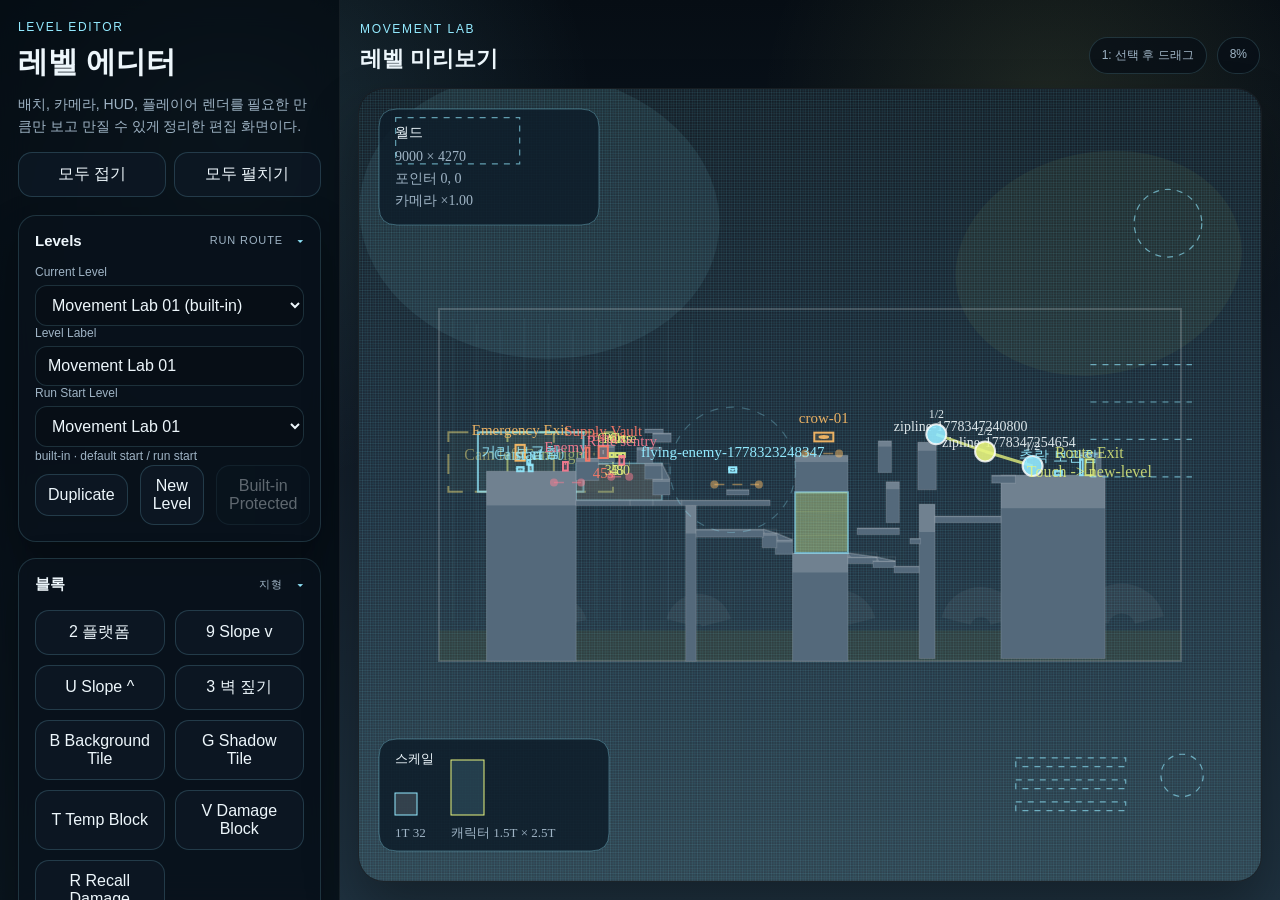
<file: editor.html>
<!DOCTYPE html>
<html lang="ko">
<head>
  <meta charset="UTF-8">
  <meta name="viewport" content="width=device-width, initial-scale=1.0">
  <title>윤회무명2 레벨 에디터</title>
  <link rel="icon" href="data:,">
  <link rel="stylesheet" href="./editor.css">
</head>
<body class="editor-page">
  <main class="editor-shell">
    <aside class="editor-sidebar">
      <header class="editor-header">
        <p class="eyebrow">Level Editor</p>
        <h1>레벨 에디터</h1>
        <p class="editor-summary">배치, 카메라, HUD, 플레이어 렌더를 필요한 만큼만 보고 만질 수 있게 정리한 편집 화면이다.</p>
        <div class="editor-header-actions">
          <button type="button" class="ghost-button" id="collapseAllButton">모두 접기</button>
          <button type="button" class="ghost-button" id="expandAllButton">모두 펼치기</button>
        </div>
      </header>

      <details class="editor-panel is-collapsible" open>
        <summary class="panel-toggle">
          <span>Levels</span>
          <span class="panel-toggle-meta">run route</span>
        </summary>
        <div class="panel-body">
          <label class="field full">
            <span>Current Level</span>
            <select id="levelSelect"></select>
          </label>
          <label class="field full">
            <span>Level Label</span>
            <input id="levelNameInput" type="text">
          </label>
          <label class="field full">
            <span>Run Start Level</span>
            <select id="runStartLevelSelect"></select>
          </label>
          <p class="panel-helper" id="levelMetaLabel">Level status</p>
          <div class="panel-row">
            <button type="button" class="ghost-button" id="duplicateLevelButton">Duplicate</button>
            <button type="button" class="ghost-button" id="newLevelButton">New Level</button>
            <button type="button" class="ghost-button" id="deleteLevelButton">Delete Local</button>
          </div>
        </div>
      </details>

      <details class="editor-panel is-collapsible" hidden>
        <summary class="panel-toggle">
          <span>Map</span>
          <span class="panel-toggle-meta">rooms</span>
        </summary>
        <div class="panel-body">
          <p class="panel-helper">M overlay uses these hand-placed room rectangles for this level.</p>
          <div class="field-grid selection-fields" id="mapRoomsFields"></div>
          <button type="button" class="ghost-button" id="addMapRoomButton">Add Room</button>
        </div>
      </details>

      <details class="editor-panel is-collapsible" open>
        <summary class="panel-toggle">
          <span>블록</span>
          <span class="panel-toggle-meta">지형</span>
        </summary>
        <div class="panel-body">
          <div class="tool-grid">
            <button type="button" class="tool-button" data-tool="platform">플랫폼</button>
            <button type="button" class="tool-button" data-tool="slopeDown">Slope v</button>
            <button type="button" class="tool-button" data-tool="slopeUp">Slope ^</button>
            <button type="button" class="tool-button" data-tool="braceWall">벽 짚기</button>
            <button type="button" class="tool-button" data-tool="backgroundTile">Background Tile</button>
            <button type="button" class="tool-button" data-tool="shadowTile">Shadow Tile</button>
            <button type="button" class="tool-button" data-tool="temporaryBlock">Temp Block</button>
            <button type="button" class="tool-button" data-tool="damageBlock">Damage Block</button>
            <button type="button" class="tool-button" data-tool="recallDamageBlock">Recall Damage</button>
          </div>
        </div>
      </details>

      <details class="editor-panel is-collapsible" open>
        <summary class="panel-toggle">
          <span>도구</span>
          <span class="panel-toggle-meta">배치</span>
        </summary>
        <div class="panel-body">
          <div class="tool-grid" id="toolButtons">
            <button type="button" class="tool-button is-active" data-tool="select">선택</button>
            <button type="button" class="tool-button" data-tool="platform">플랫폼</button>
            <button type="button" class="tool-button" data-tool="water">Water</button>
            <button type="button" class="tool-button" data-tool="slopeDown">Slope v</button>
            <button type="button" class="tool-button" data-tool="slopeUp">Slope ^</button>
            <button type="button" class="tool-button" data-tool="braceWall">벽 짚기</button>
            <button type="button" class="tool-button" data-tool="backgroundTile">BG Tile</button>
            <button type="button" class="tool-button" data-tool="temporaryBlock">Temp Block</button>
            <button type="button" class="tool-button" data-tool="damageBlock">Damage Block</button>
            <button type="button" class="tool-button" data-tool="recallDamageBlock">Recall Damage</button>
            <button type="button" class="tool-button" data-tool="zipLine">Zipline</button>
            <button type="button" class="tool-button" data-tool="sign">표지판</button>
            <button type="button" class="tool-button" data-tool="lantern">랜턴</button>
            <button type="button" class="tool-button" data-tool="spawn">스폰</button>
            <button type="button" class="tool-button" data-tool="entrance">Entrance</button>
            <button type="button" class="tool-button" data-tool="routeExit">Route Exit</button>
            <button type="button" class="tool-button" data-tool="crate">Crate</button>
            <button type="button" class="tool-button" data-tool="vaultDoor">Vault Door</button>
            <button type="button" class="tool-button" data-tool="vaultLoot">Vault Loot</button>
            <button type="button" class="tool-button" data-tool="escapeExit">Escape Exit</button>
            <button type="button" class="tool-button" data-tool="escapeBarrier">Escape Barrier</button>
            <button type="button" class="tool-button" data-tool="cameraZone">Camera Zone</button>
            <button type="button" class="tool-button" data-tool="enemy">Enemy</button>
            <button type="button" class="tool-button" data-tool="artilleryEnemy">Arc Enemy</button>
            <button type="button" class="tool-button" data-tool="drone">Drone</button>
            <button type="button" class="tool-button" data-tool="flyingEnemy">Flying Enemy</button>
            <button type="button" class="tool-button" data-tool="gate">출구</button>
          </div>
        </div>
      </details>

      <details class="editor-panel is-collapsible">
        <summary class="panel-toggle">
          <span>월드</span>
          <span class="panel-toggle-meta">기본</span>
        </summary>
        <div class="panel-body">
          <div class="field-grid">
            <label class="field">
              <span>가로</span>
              <input id="worldWidthInput" type="number" min="640" step="10">
            </label>
            <label class="field">
              <span>세로</span>
              <input id="worldHeightInput" type="number" min="360" step="10">
            </label>
            <label class="field">
              <span>바닥 Y</span>
              <input id="groundYInput" type="number" min="0" step="10">
            </label>
            <label class="field">
              <span>스냅</span>
              <input id="snapInput" type="number" min="1" step="1" value="16">
            </label>
            <label class="field">
              <span>카메라 줌</span>
              <input id="cameraZoomInput" type="number" min="0.5" max="2.5" step="0.05" value="1">
              <small>낮을수록 더 넓게 보인다. 현재 플레이 기준값이다.</small>
            </label>
          </div>
        </div>
      </details>

      <details class="editor-panel is-collapsible">
        <summary class="panel-toggle">
          <span>카메라 튜닝</span>
          <span class="panel-toggle-meta">시야/줌</span>
        </summary>
        <div class="panel-body">
          <p class="panel-helper">줌 계열 값은 기본 줌에 곱하는 비율이다. 1은 기본, 0.9는 10% 줌아웃이다.</p>
          <div class="field-grid camera-fields" id="cameraTuningFields"></div>
        </div>
      </details>

      <details class="editor-panel is-collapsible">
        <summary class="panel-toggle">
          <span>스케일 기준</span>
          <span class="panel-toggle-meta">참고</span>
        </summary>
        <div class="panel-body">
          <div class="panel-row">
            <p class="panel-helper">타일 기준으로 현재 배치를 정렬한다.</p>
            <button type="button" class="ghost-button" id="snapAllButton">전체 정렬</button>
          </div>
          <div class="scale-pills">
            <span class="scale-pill" id="scaleTileLabel">1T = 32</span>
            <span class="scale-pill" id="scaleSubTileLabel">서브 = 16</span>
            <span class="scale-pill" id="scalePlayerLabel">캐릭터 = 1.5T x 2.5T</span>
          </div>
        </div>
      </details>

      <details class="editor-panel is-collapsible">
        <summary class="panel-toggle">
          <span>플레이어 렌더</span>
          <span class="panel-toggle-meta">고급</span>
        </summary>
        <div class="panel-body">
          <div class="panel-row">
            <p class="panel-helper">포즈별 스프라이트 비율과 앵커를 조정한다.</p>
            <label class="inline-select">
              <span>미리보기</span>
              <select id="playerPreviewPose"></select>
            </label>
          </div>
          <div class="field-grid render-fields" id="playerRenderFields"></div>
        </div>
      </details>

      <details class="editor-panel is-collapsible">
        <summary class="panel-toggle">
          <span>HUD 레이아웃</span>
          <span class="panel-toggle-meta">고급</span>
        </summary>
        <div class="panel-body">
          <div class="field-grid render-fields" id="hudLayoutFields"></div>
        </div>
      </details>

      <details class="editor-panel is-collapsible" open>
        <summary class="panel-toggle">
          <span>선택 항목</span>
          <span class="panel-toggle-meta">편집</span>
        </summary>
        <div class="panel-body">
          <div class="panel-row">
            <p class="selection-label" id="selectionLabel">선택 없음</p>
            <button type="button" class="ghost-button" id="deleteSelectionButton">삭제</button>
          </div>
          <div class="field-grid selection-fields" id="selectionFields"></div>
        </div>
      </details>

      <details class="editor-panel is-collapsible" open>
        <summary class="panel-toggle">
          <span>저장 / 불러오기</span>
          <span class="panel-toggle-meta">파일</span>
        </summary>
        <div class="panel-body">
          <div class="action-stack">
            <button type="button" class="primary-button" id="saveButton">로컬 저장</button>
            <button type="button" class="ghost-button" id="downloadButton">JSON 저장</button>
            <button type="button" class="ghost-button" id="importButton">JSON 불러오기</button>
            <button type="button" class="ghost-button" id="fitViewButton">전체 보기</button>
            <a class="ghost-button link-button" id="playLevelLink" href="./index.html">게임으로</a>
            <input id="importInput" type="file" accept="application/json,.json" hidden>
          </div>
          <p class="status-label" id="statusLabel">저장 준비</p>
        </div>
      </details>

      <details class="editor-panel compact is-collapsible">
        <summary class="panel-toggle">
          <span>단축키</span>
          <span class="panel-toggle-meta">도움말</span>
        </summary>
        <div class="panel-body">
          <ul class="editor-tips">
            <li>클릭: 단일 선택</li>
            <li>빈 공간 드래그: 다중 선택</li>
            <li>선택 후 드래그: 위치 이동</li>
            <li>휠: 확대 / 축소</li>
            <li>Delete: 선택 삭제</li>
            <li>Ctrl+S: 로컬 저장</li>
          </ul>
        </div>
      </details>
    </aside>

    <section class="editor-stage">
      <div class="editor-stage-bar">
        <div>
          <p class="eyebrow">Movement Lab</p>
          <h2>레벨 미리보기</h2>
        </div>
        <div class="stage-meta">
          <span id="toolHint">선택 후 드래그로 이동</span>
          <span id="viewLabel">100%</span>
        </div>
      </div>

      <div class="editor-canvas-wrap">
        <canvas id="editorCanvas" width="1600" height="900" aria-label="레벨 에디터 캔버스"></canvas>
      </div>
    </section>
  </main>

  <script type="module" src="./editor.js?v=20260628-camera-mouse-pan-removed"></script>
</body>
</html>
</file>
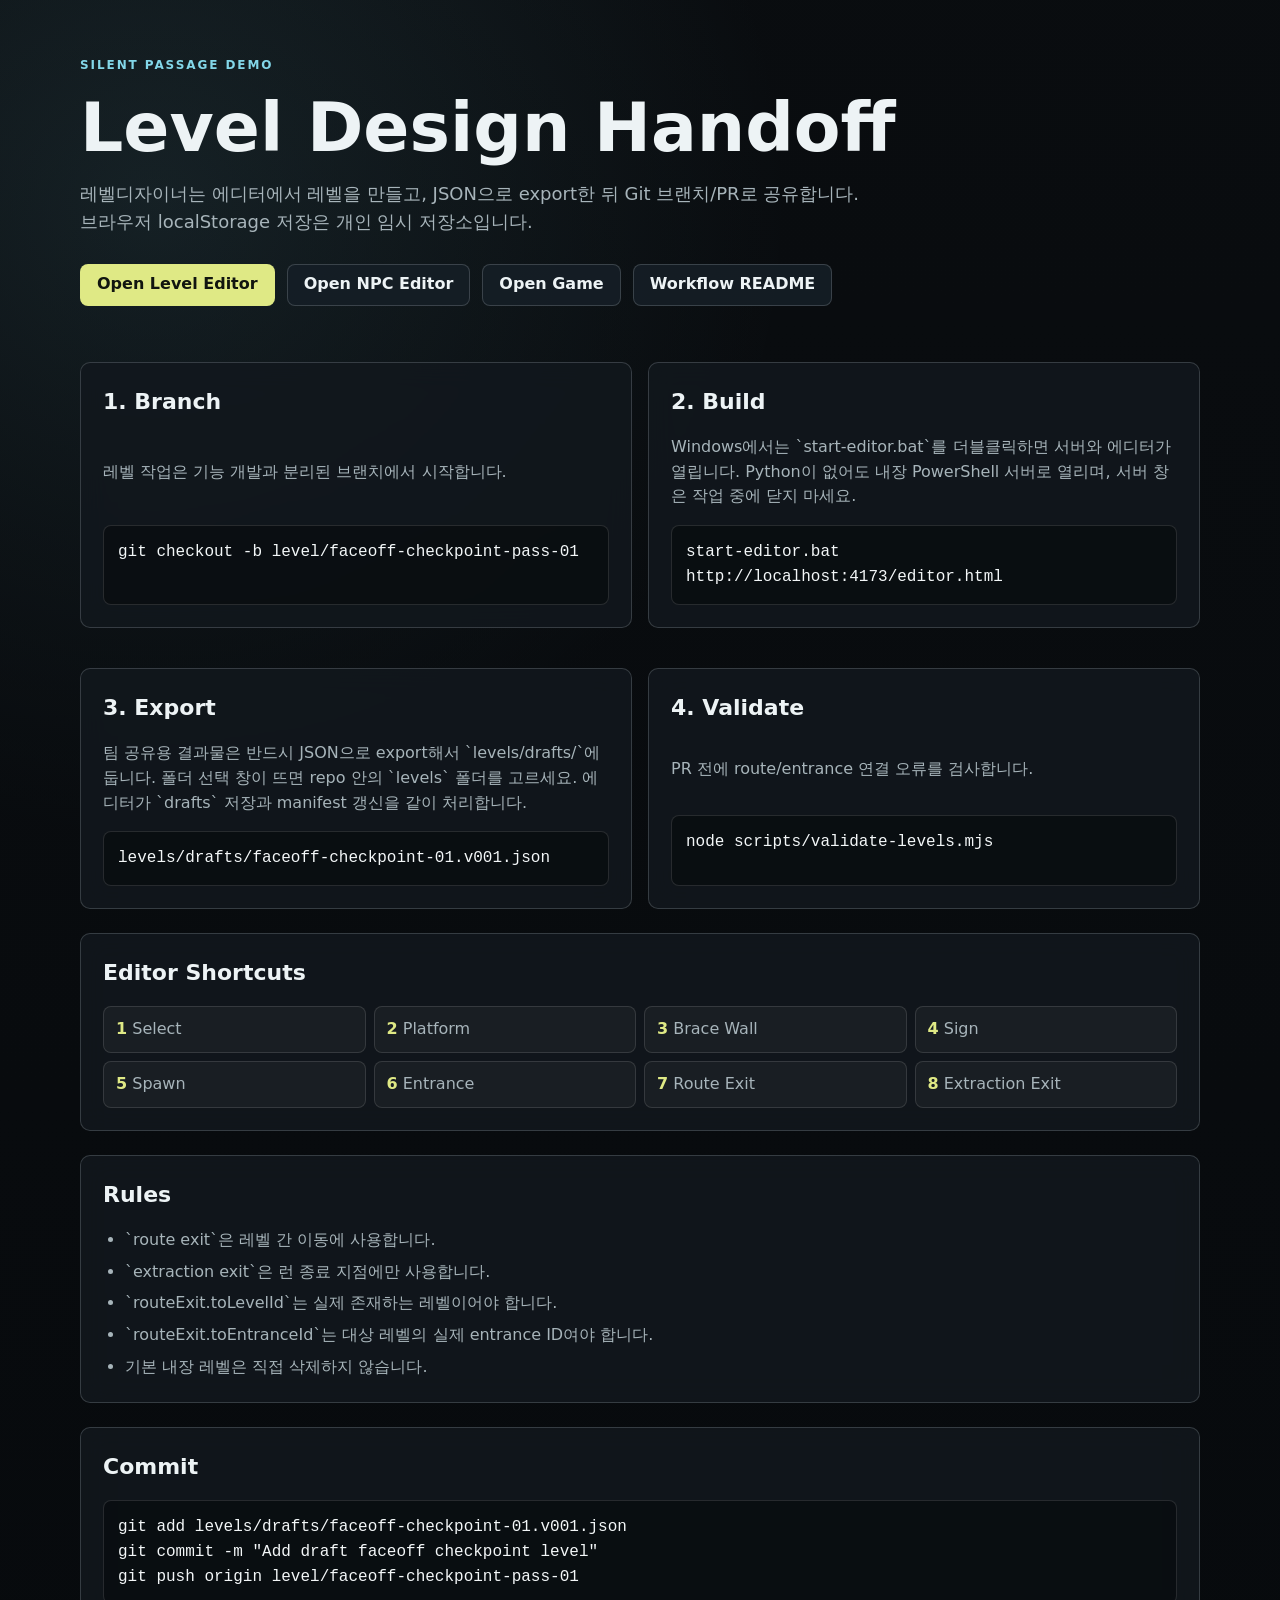
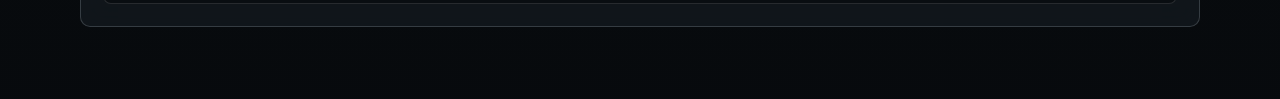
<file: level-design.html>
<!DOCTYPE html>
<html lang="ko">
<head>
  <meta charset="UTF-8">
  <meta name="viewport" content="width=device-width, initial-scale=1.0">
  <title>Silent Passage Level Design</title>
  <style>
    :root {
      color-scheme: dark;
      --bg: #0a0d10;
      --panel: rgba(18, 24, 30, 0.86);
      --line: rgba(225, 236, 242, 0.18);
      --text: #edf3f5;
      --muted: #a7b4ba;
      --accent: #dfe985;
      --cyan: #83d7e9;
    }

    * {
      box-sizing: border-box;
    }

    body {
      margin: 0;
      min-height: 100vh;
      background:
        linear-gradient(180deg, rgba(7, 10, 13, 0.2), rgba(7, 10, 13, 0.92)),
        radial-gradient(circle at 12% 12%, rgba(131, 215, 233, 0.14), transparent 34%),
        var(--bg);
      color: var(--text);
      font-family: "Segoe UI", "Pretendard", system-ui, sans-serif;
      line-height: 1.55;
    }

    main {
      width: min(1120px, calc(100% - 40px));
      margin: 0 auto;
      padding: 56px 0 72px;
    }

    header {
      display: grid;
      gap: 18px;
      margin-bottom: 32px;
    }

    .eyebrow {
      margin: 0;
      color: var(--cyan);
      font-size: 12px;
      font-weight: 800;
      letter-spacing: 0.16em;
      text-transform: uppercase;
    }

    h1 {
      margin: 0;
      max-width: 860px;
      font-size: clamp(34px, 6vw, 68px);
      line-height: 1.02;
      letter-spacing: 0;
    }

    .lead {
      margin: 0;
      max-width: 780px;
      color: var(--muted);
      font-size: 18px;
    }

    .actions {
      display: flex;
      flex-wrap: wrap;
      gap: 12px;
      margin-top: 10px;
    }

    a.button {
      display: inline-flex;
      align-items: center;
      justify-content: center;
      min-height: 42px;
      padding: 0 16px;
      border: 1px solid var(--line);
      border-radius: 8px;
      color: var(--text);
      background: rgba(22, 30, 38, 0.9);
      text-decoration: none;
      font-weight: 750;
    }

    a.button.primary {
      color: #11150f;
      background: var(--accent);
      border-color: rgba(223, 233, 133, 0.7);
    }

    section {
      display: grid;
      gap: 16px;
      margin-top: 24px;
      padding: 22px;
      border: 1px solid var(--line);
      border-radius: 10px;
      background: var(--panel);
      backdrop-filter: blur(14px);
    }

    h2 {
      margin: 0;
      font-size: 22px;
    }

    p {
      margin: 0;
      color: var(--muted);
    }

    ol,
    ul {
      margin: 0;
      padding-left: 22px;
      color: var(--muted);
    }

    li + li {
      margin-top: 7px;
    }

    code,
    pre {
      font-family: "Cascadia Mono", Consolas, monospace;
    }

    pre {
      margin: 0;
      overflow-x: auto;
      padding: 14px;
      border: 1px solid rgba(255, 255, 255, 0.12);
      border-radius: 8px;
      color: #f3f7f8;
      background: rgba(0, 0, 0, 0.34);
    }

    .grid {
      display: grid;
      grid-template-columns: repeat(2, minmax(0, 1fr));
      gap: 16px;
    }

    .keys {
      display: grid;
      grid-template-columns: repeat(4, minmax(0, 1fr));
      gap: 8px;
      padding-left: 0;
      list-style: none;
    }

    .keys li {
      margin: 0;
      padding: 10px 12px;
      border: 1px solid rgba(255, 255, 255, 0.12);
      border-radius: 8px;
      background: rgba(255, 255, 255, 0.04);
    }

    .keys strong {
      color: var(--accent);
    }

    @media (max-width: 760px) {
      main {
        width: min(100% - 24px, 1120px);
        padding-top: 32px;
      }

      .grid,
      .keys {
        grid-template-columns: 1fr;
      }
    }
  </style>
</head>
<body>
  <main>
    <header>
      <p class="eyebrow">Silent Passage Demo</p>
      <h1>Level Design Handoff</h1>
      <p class="lead">레벨디자이너는 에디터에서 레벨을 만들고, JSON으로 export한 뒤 Git 브랜치/PR로 공유합니다. 브라우저 localStorage 저장은 개인 임시 저장소입니다.</p>
      <div class="actions">
        <a class="button primary" href="./editor.html">Open Level Editor</a>
        <a class="button" href="./npc-editor.html">Open NPC Editor</a>
        <a class="button" href="./index.html">Open Game</a>
        <a class="button" href="./levels/README.md">Workflow README</a>
      </div>
    </header>

    <div class="grid">
      <section>
        <h2>1. Branch</h2>
        <p>레벨 작업은 기능 개발과 분리된 브랜치에서 시작합니다.</p>
        <pre><code>git checkout -b level/faceoff-checkpoint-pass-01</code></pre>
      </section>

      <section>
        <h2>2. Build</h2>
        <p>Windows에서는 `start-editor.bat`를 더블클릭하면 서버와 에디터가 열립니다. Python이 없어도 내장 PowerShell 서버로 열리며, 서버 창은 작업 중에 닫지 마세요.</p>
        <pre><code>start-editor.bat
http://localhost:4173/editor.html</code></pre>
      </section>

      <section>
        <h2>3. Export</h2>
        <p>팀 공유용 결과물은 반드시 JSON으로 export해서 `levels/drafts/`에 둡니다. 폴더 선택 창이 뜨면 repo 안의 `levels` 폴더를 고르세요. 에디터가 `drafts` 저장과 manifest 갱신을 같이 처리합니다.</p>
        <pre><code>levels/drafts/faceoff-checkpoint-01.v001.json</code></pre>
      </section>

      <section>
        <h2>4. Validate</h2>
        <p>PR 전에 route/entrance 연결 오류를 검사합니다.</p>
        <pre><code>node scripts/validate-levels.mjs</code></pre>
      </section>
    </div>

    <section>
      <h2>Editor Shortcuts</h2>
      <ul class="keys">
        <li><strong>1</strong> Select</li>
        <li><strong>2</strong> Platform</li>
        <li><strong>3</strong> Brace Wall</li>
        <li><strong>4</strong> Sign</li>
        <li><strong>5</strong> Spawn</li>
        <li><strong>6</strong> Entrance</li>
        <li><strong>7</strong> Route Exit</li>
        <li><strong>8</strong> Extraction Exit</li>
      </ul>
    </section>

    <section>
      <h2>Rules</h2>
      <ul>
        <li>`route exit`은 레벨 간 이동에 사용합니다.</li>
        <li>`extraction exit`은 런 종료 지점에만 사용합니다.</li>
        <li>`routeExit.toLevelId`는 실제 존재하는 레벨이어야 합니다.</li>
        <li>`routeExit.toEntranceId`는 대상 레벨의 실제 entrance ID여야 합니다.</li>
        <li>기본 내장 레벨은 직접 삭제하지 않습니다.</li>
      </ul>
    </section>

    <section>
      <h2>Commit</h2>
      <pre><code>git add levels/drafts/faceoff-checkpoint-01.v001.json
git commit -m "Add draft faceoff checkpoint level"
git push origin level/faceoff-checkpoint-pass-01</code></pre>
    </section>
  </main>
</body>
</html>
</file>
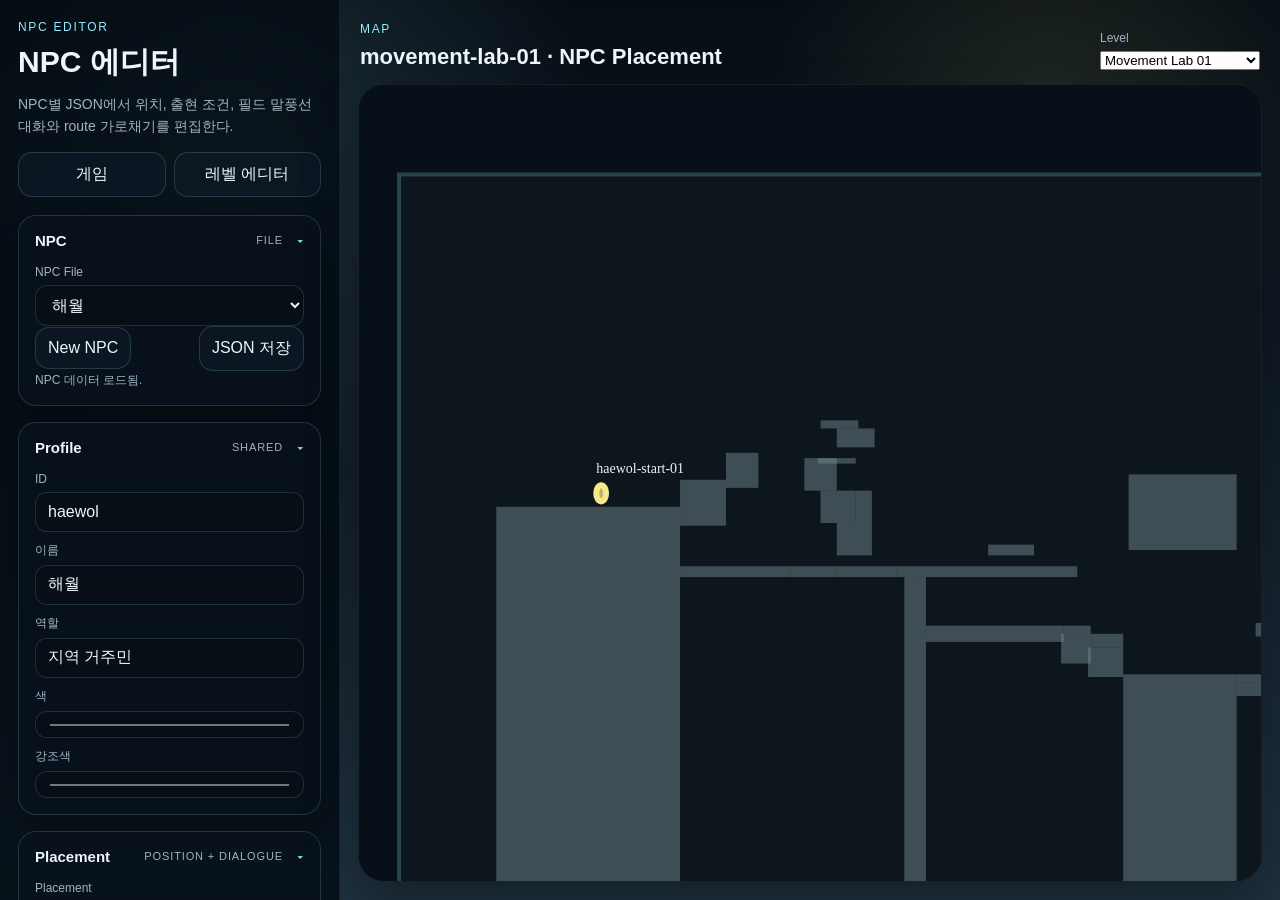
<file: npc-editor.html>
<!DOCTYPE html>
<html lang="ko">
<head>
  <meta charset="UTF-8">
  <meta name="viewport" content="width=device-width, initial-scale=1.0">
  <title>윤회무명2 NPC 에디터</title>
  <link rel="icon" href="data:,">
  <link rel="stylesheet" href="./editor.css">
</head>
<body class="editor-page">
  <main class="editor-shell">
    <aside class="editor-sidebar">
      <header class="editor-header">
        <p class="eyebrow">NPC Editor</p>
        <h1>NPC 에디터</h1>
        <p class="editor-summary">NPC별 JSON에서 위치, 출현 조건, 필드 말풍선 대화와 route 가로채기를 편집한다.</p>
        <div class="editor-header-actions">
          <a class="ghost-button" href="./index.html">게임</a>
          <a class="ghost-button" href="./editor.html">레벨 에디터</a>
        </div>
      </header>

      <details class="editor-panel is-collapsible" open>
        <summary class="panel-toggle">
          <span>NPC</span>
          <span class="panel-toggle-meta">file</span>
        </summary>
        <div class="panel-body">
          <label class="field full">
            <span>NPC File</span>
            <select id="npcSelect"></select>
          </label>
          <div class="panel-row">
            <button type="button" class="ghost-button" id="addNpcButton">New NPC</button>
            <button type="button" class="ghost-button" id="saveNpcButton">JSON 저장</button>
          </div>
          <p class="panel-helper" id="statusLabel">NPC 데이터 로딩 중.</p>
        </div>
      </details>

      <details class="editor-panel is-collapsible" open>
        <summary class="panel-toggle">
          <span>Profile</span>
          <span class="panel-toggle-meta">shared</span>
        </summary>
        <div class="panel-body">
          <div class="field-grid" id="profileFields"></div>
        </div>
      </details>

      <details class="editor-panel is-collapsible" open>
        <summary class="panel-toggle">
          <span>Placement</span>
          <span class="panel-toggle-meta">position + dialogue</span>
        </summary>
        <div class="panel-body">
          <label class="field full">
            <span>Placement</span>
            <select id="placementSelect"></select>
          </label>
          <div class="panel-row">
            <button type="button" class="ghost-button" id="addPlacementButton">Add</button>
            <button type="button" class="ghost-button" id="deletePlacementButton">Delete</button>
          </div>
          <div class="field-grid" id="placementFields"></div>
        </div>
      </details>

      <details class="editor-panel is-collapsible" open>
        <summary class="panel-toggle">
          <span>Dialogue</span>
          <span class="panel-toggle-meta">nodes</span>
        </summary>
        <div class="panel-body">
          <div class="field-grid" id="dialogueFields"></div>
          <label class="field full">
            <span>Node</span>
            <select id="nodeSelect"></select>
          </label>
          <div class="panel-row">
            <button type="button" class="ghost-button" id="addNodeButton">Add Node</button>
            <button type="button" class="ghost-button" id="deleteNodeButton">Delete Node</button>
          </div>
          <div class="field-grid" id="nodeFields"></div>
          <div id="choiceFields"></div>
        </div>
      </details>
    </aside>

    <section class="editor-stage">
      <div class="editor-stage-bar">
        <div>
          <p class="eyebrow">Map</p>
          <h2 id="stageTitle">NPC Placement</h2>
        </div>
        <label class="inline-select">
          <span>Level</span>
          <select id="levelSelect"></select>
        </label>
      </div>
      <div class="editor-canvas-wrap">
        <canvas id="npcCanvas" width="1600" height="900" aria-label="NPC 에디터 캔버스"></canvas>
      </div>
    </section>
  </main>

  <script type="module" src="./npc-editor.js?v=20260622-npc-v1"></script>
</body>
</html>
</file>
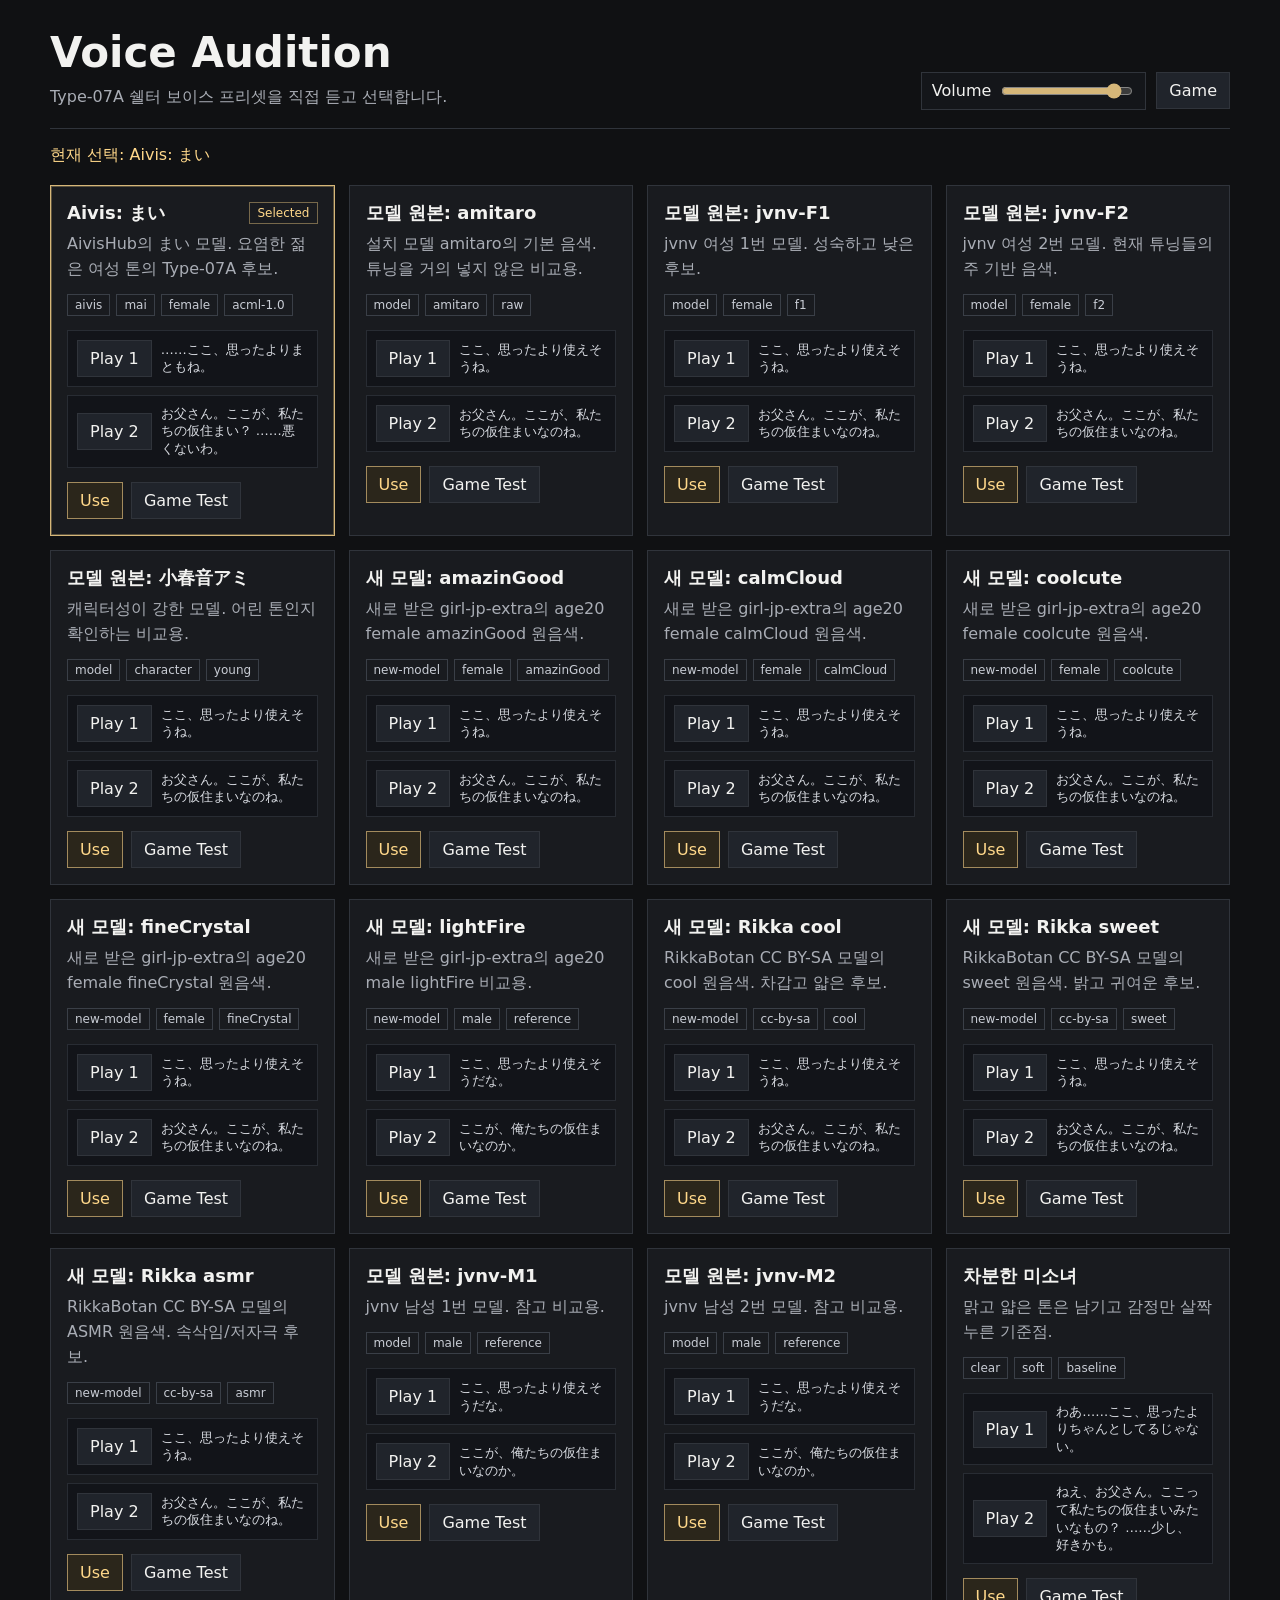
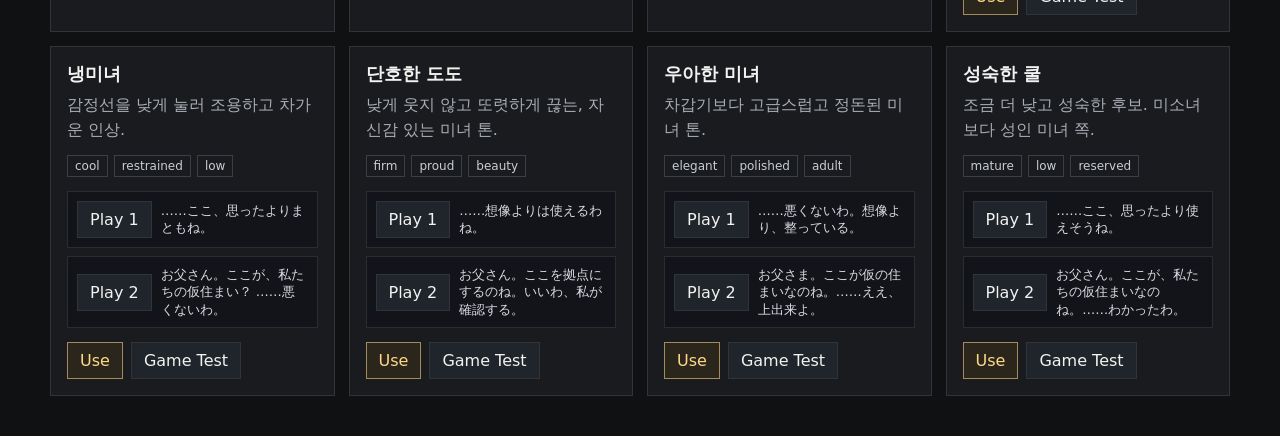
<file: voice-audition.html>
<!doctype html>
<html lang="ko">
<head>
  <meta charset="utf-8">
  <meta name="viewport" content="width=device-width, initial-scale=1">
  <title>Silent Passage Voice Audition</title>
  <style>
    :root {
      color-scheme: dark;
      --bg: #101113;
      --panel: #191b1f;
      --line: #30343b;
      --text: #f2f2f0;
      --muted: #a9adb5;
      --accent: #d6b779;
      --accent-strong: #ffd88a;
      --danger: #e07979;
      font-family: Inter, "Noto Sans KR", system-ui, -apple-system, BlinkMacSystemFont, sans-serif;
    }

    * {
      box-sizing: border-box;
    }

    body {
      margin: 0;
      min-height: 100vh;
      background: var(--bg);
      color: var(--text);
    }

    main {
      width: min(1180px, calc(100vw - 32px));
      margin: 0 auto;
      padding: 28px 0 40px;
    }

    header {
      display: grid;
      grid-template-columns: 1fr auto;
      gap: 20px;
      align-items: end;
      padding-bottom: 18px;
      border-bottom: 1px solid var(--line);
    }

    h1 {
      margin: 0 0 8px;
      font-size: clamp(24px, 4vw, 42px);
      font-weight: 750;
      letter-spacing: 0;
    }

    p {
      margin: 0;
      color: var(--muted);
      line-height: 1.55;
    }

    .toolbar {
      display: flex;
      gap: 10px;
      align-items: center;
      justify-content: flex-end;
      flex-wrap: wrap;
    }

    .volume {
      display: inline-flex;
      gap: 8px;
      align-items: center;
      padding: 8px 10px;
      border: 1px solid var(--line);
      background: #14161a;
    }

    input[type="range"] {
      width: 132px;
      accent-color: var(--accent);
    }

    .grid {
      display: grid;
      grid-template-columns: repeat(auto-fit, minmax(260px, 1fr));
      gap: 14px;
      margin-top: 18px;
    }

    .card {
      border: 1px solid var(--line);
      background: var(--panel);
      padding: 16px;
    }

    .card.selected {
      border-color: var(--accent);
      box-shadow: inset 0 0 0 1px rgba(214, 183, 121, 0.35);
    }

    .card-head {
      display: flex;
      justify-content: space-between;
      gap: 12px;
      align-items: flex-start;
      margin-bottom: 8px;
    }

    h2 {
      margin: 0;
      font-size: 18px;
      line-height: 1.25;
      letter-spacing: 0;
    }

    .badge {
      flex: 0 0 auto;
      border: 1px solid rgba(214, 183, 121, 0.5);
      color: var(--accent-strong);
      padding: 3px 7px;
      font-size: 12px;
    }

    .tags {
      display: flex;
      flex-wrap: wrap;
      gap: 6px;
      margin: 12px 0;
    }

    .tag {
      border: 1px solid #3a3f47;
      color: #c9cdd5;
      padding: 3px 7px;
      font-size: 12px;
    }

    .samples {
      display: grid;
      gap: 8px;
      margin-top: 14px;
    }

    .sample {
      display: grid;
      grid-template-columns: auto 1fr;
      gap: 9px;
      align-items: center;
      padding: 9px;
      background: #121419;
      border: 1px solid #282c33;
    }

    .sample-text {
      min-width: 0;
      color: #d9dce2;
      font-size: 13px;
      line-height: 1.35;
      overflow-wrap: anywhere;
    }

    button,
    a.button {
      appearance: none;
      border: 1px solid var(--line);
      background: #20242b;
      color: var(--text);
      min-height: 36px;
      padding: 8px 12px;
      font: inherit;
      text-decoration: none;
      cursor: pointer;
      display: inline-flex;
      align-items: center;
      justify-content: center;
      gap: 8px;
    }

    button:hover,
    a.button:hover {
      border-color: var(--accent);
      color: var(--accent-strong);
    }

    button.primary {
      background: #2b261b;
      border-color: rgba(214, 183, 121, 0.7);
      color: var(--accent-strong);
    }

    button.playing {
      border-color: var(--danger);
      color: #ffd2d2;
    }

    .actions {
      display: flex;
      gap: 8px;
      flex-wrap: wrap;
      margin-top: 14px;
    }

    .status {
      margin-top: 16px;
      min-height: 22px;
      color: var(--accent-strong);
    }

    .error {
      color: var(--danger);
    }

    @media (max-width: 720px) {
      header {
        grid-template-columns: 1fr;
      }

      .toolbar {
        justify-content: flex-start;
      }
    }
  </style>
</head>
<body>
  <main>
    <header>
      <div>
        <h1>Voice Audition</h1>
        <p>Type-07A 쉘터 보이스 프리셋을 직접 듣고 선택합니다.</p>
      </div>
      <div class="toolbar">
        <label class="volume">
          Volume
          <input id="volume" type="range" min="0" max="100" value="90">
        </label>
        <a class="button" href="./?perf=lite&resetShelter=1&shelterCgPreview=warm&tts=on">Game</a>
      </div>
    </header>

    <div id="status" class="status"></div>
    <section id="grid" class="grid" aria-live="polite"></section>
  </main>

  <script type="module">
    const PRESET_INDEX_URL = "./assets/voice/shelter/voice-presets.json?v=20260619-shelter-voice-v9";
    const TTS_ENABLED_KEY = "silent-passage-tts-enabled-v1";
    const grid = document.querySelector("#grid");
    const statusEl = document.querySelector("#status");
    const volumeEl = document.querySelector("#volume");
    let presetIndex = null;
    let currentAudio = null;
    let currentButton = null;

    function setStatus(message, isError = false) {
      statusEl.textContent = message;
      statusEl.classList.toggle("error", isError);
    }

    function selectedPresetId() {
      return window.localStorage.getItem(presetIndex?.storageKey || "silent-passage-shelter-voice-preset-v1")
        || presetIndex?.defaultPreset
        || "";
    }

    function setSelectedPreset(id) {
      window.localStorage.setItem(presetIndex.storageKey, id);
      window.localStorage.setItem(TTS_ENABLED_KEY, "on");
      renderCards();
      setStatus(`선택됨: ${presetIndex.presets.find((preset) => preset.id === id)?.label || id}`);
    }

    function stopAudio() {
      if (currentAudio) {
        currentAudio.pause();
        currentAudio.currentTime = 0;
      }
      if (currentButton) {
        currentButton.classList.remove("playing");
        currentButton.textContent = currentButton.dataset.label || "Play";
      }
      currentAudio = null;
      currentButton = null;
    }

    function applyPlaybackTuning(audio, manifest, line) {
      audio.playbackRate = Number(line?.playbackRate ?? manifest.playbackRate ?? 1) || 1;
      const preservesPitch = (line?.preservesPitch ?? manifest.preservesPitch) !== false;
      if ("preservesPitch" in audio) {
        audio.preservesPitch = preservesPitch;
      }
      if ("mozPreservesPitch" in audio) {
        audio.mozPreservesPitch = preservesPitch;
      }
      if ("webkitPreservesPitch" in audio) {
        audio.webkitPreservesPitch = preservesPitch;
      }
    }

    async function loadManifest(preset) {
      const url = `${preset.manifest}?v=20260619-shelter-voice-v9`;
      const response = await fetch(url);
      if (!response.ok) {
        throw new Error(`${preset.label} manifest load failed`);
      }
      return response.json();
    }

    async function playSample(preset, line, button, manifest) {
      if (currentAudio && currentButton === button) {
        stopAudio();
        return;
      }
      stopAudio();
      const audio = new Audio(line.src);
      applyPlaybackTuning(audio, manifest, line);
      audio.volume = Number(volumeEl.value) / 100;
      currentAudio = audio;
      currentButton = button;
      button.dataset.label = button.textContent;
      button.textContent = "Stop";
      button.classList.add("playing");
      audio.addEventListener("ended", stopAudio, { once: true });
      await audio.play();
      setStatus(`${preset.label} sample`);
    }

    function gameHref(id) {
      const params = new URLSearchParams({
        perf: "lite",
        resetShelter: "1",
        shelterCgPreview: "warm",
        tts: "on",
        voicePreset: id,
        voiceAudition: Date.now().toString(),
      });
      return `./?${params.toString()}`;
    }

    async function renderCard(preset) {
      const manifest = await loadManifest(preset);
      const card = document.createElement("article");
      card.className = `card${selectedPresetId() === preset.id ? " selected" : ""}`;
      const tags = (preset.tags || []).map((tag) => `<span class="tag">${tag}</span>`).join("");
      const sampleButtons = manifest.lines.slice(0, 2).map((line, index) => `
        <div class="sample">
          <button type="button" data-sample="${index}">Play ${index + 1}</button>
          <div class="sample-text">${line.voiceText || line.text || line.id}</div>
        </div>
      `).join("");
      card.innerHTML = `
        <div class="card-head">
          <h2>${preset.label}</h2>
          ${selectedPresetId() === preset.id ? '<span class="badge">Selected</span>' : ""}
        </div>
        <p>${preset.description}</p>
        <div class="tags">${tags}</div>
        <div class="samples">${sampleButtons}</div>
        <div class="actions">
          <button class="primary" type="button" data-select>Use</button>
          <a class="button" href="${gameHref(preset.id)}">Game Test</a>
        </div>
      `;
      card.querySelector("[data-select]").addEventListener("click", () => setSelectedPreset(preset.id));
      card.querySelectorAll("[data-sample]").forEach((button) => {
        const line = manifest.lines[Number(button.dataset.sample)];
        button.addEventListener("click", () => playSample(preset, line, button, manifest)
          .catch((error) => setStatus(error.message || "Audio playback failed", true)));
      });
      return card;
    }

    async function renderCards() {
      grid.replaceChildren();
      const cards = await Promise.all(presetIndex.presets.map(renderCard));
      grid.replaceChildren(...cards);
    }

    async function main() {
      const response = await fetch(PRESET_INDEX_URL);
      if (!response.ok) {
        throw new Error("voice-presets.json load failed");
      }
      presetIndex = await response.json();
      await renderCards();
      const selected = selectedPresetId();
      setStatus(selected ? `현재 선택: ${presetIndex.presets.find((preset) => preset.id === selected)?.label || selected}` : "프리셋을 선택하세요.");
    }

    main().catch((error) => {
      setStatus(error.message || "Voice audition failed", true);
    });
  </script>
</body>
</html>
</file>
<file: editor.css>
:root {
  --editor-bg-top: #060d14;
  --editor-bg-mid: #111c28;
  --editor-bg-bottom: #1f3240;
  --panel-bg: rgba(10, 19, 29, 0.78);
  --panel-line: rgba(147, 234, 255, 0.16);
  --panel-strong: rgba(231, 244, 126, 0.52);
  --text-main: #edf6fb;
  --text-muted: #9fb4c5;
  --accent: #e7f47e;
  --accent-alt: #93eaff;
  --danger: #ff7d93;
  --shadow: rgba(0, 0, 0, 0.32);
}

* {
  box-sizing: border-box;
}

html,
body {
  margin: 0;
  min-height: 100%;
}

body {
  background:
    radial-gradient(circle at 18% 14%, rgba(147, 234, 255, 0.14), transparent 28%),
    radial-gradient(circle at 82% 12%, rgba(231, 244, 126, 0.1), transparent 22%),
    linear-gradient(180deg, var(--editor-bg-top), var(--editor-bg-mid) 46%, var(--editor-bg-bottom));
  color: var(--text-main);
  font-family: "Segoe UI", sans-serif;
}

.editor-shell {
  min-height: 100vh;
  height: 100vh;
  display: grid;
  grid-template-columns: 340px minmax(0, 1fr);
}

.editor-sidebar {
  min-height: 0;
  padding: 20px 18px;
  border-right: 1px solid rgba(255, 255, 255, 0.06);
  background: rgba(4, 10, 17, 0.72);
  backdrop-filter: blur(14px);
  overflow-y: auto;
}

.editor-header {
  margin-bottom: 18px;
}

.editor-header-actions {
  display: flex;
  flex-wrap: wrap;
  gap: 8px;
  margin-top: 14px;
}

.editor-header-actions .ghost-button {
  flex: 1 1 0;
  min-width: 0;
}

.eyebrow {
  margin: 0 0 8px;
  color: var(--accent-alt);
  font-size: 12px;
  letter-spacing: 0.14em;
  text-transform: uppercase;
}

.editor-header h1,
.editor-stage-bar h2 {
  margin: 0;
  font-size: 30px;
  font-weight: 700;
}

.editor-stage-bar h2 {
  font-size: 22px;
}

.editor-summary {
  margin: 10px 0 0;
  color: var(--text-muted);
  font-size: 14px;
  line-height: 1.6;
}

.editor-panel {
  margin-bottom: 16px;
  padding: 16px;
  border: 1px solid var(--panel-line);
  border-radius: 18px;
  background: var(--panel-bg);
  box-shadow: 0 18px 40px var(--shadow);
  overflow: hidden;
}

.editor-panel.compact {
  margin-bottom: 0;
}

.editor-panel.is-collapsible {
  padding: 0;
}

.editor-panel h2 {
  margin: 0 0 14px;
  font-size: 15px;
  font-weight: 600;
}

.panel-toggle {
  display: flex;
  align-items: center;
  justify-content: space-between;
  gap: 14px;
  width: 100%;
  padding: 16px;
  cursor: pointer;
  list-style: none;
  user-select: none;
}

.panel-toggle::-webkit-details-marker {
  display: none;
}

.panel-toggle span:first-child {
  font-size: 15px;
  font-weight: 600;
}

.panel-toggle::after {
  content: "▾";
  color: var(--accent-alt);
  font-size: 13px;
  transition: transform 140ms ease;
}

.editor-panel.is-collapsible:not([open]) .panel-toggle::after {
  transform: rotate(-90deg);
}

.panel-toggle-meta {
  margin-left: auto;
  color: var(--text-muted);
  font-size: 11px;
  letter-spacing: 0.08em;
  text-transform: uppercase;
}

.panel-body {
  padding: 0 16px 16px;
}

.panel-row {
  display: flex;
  align-items: center;
  justify-content: space-between;
  gap: 12px;
}

.panel-helper {
  margin: 0;
  color: var(--text-muted);
  font-size: 12px;
  line-height: 1.5;
}

.tool-grid,
.action-stack {
  display: grid;
  gap: 10px;
}

.tool-grid {
  grid-template-columns: repeat(2, minmax(0, 1fr));
}

.tool-button,
.primary-button,
.ghost-button,
.link-button {
  appearance: none;
  border: 1px solid rgba(147, 234, 255, 0.18);
  border-radius: 14px;
  background: rgba(14, 25, 38, 0.84);
  color: var(--text-main);
  font: inherit;
  padding: 11px 12px;
  cursor: pointer;
  transition: border-color 120ms ease, background 120ms ease, transform 120ms ease;
  text-align: center;
  text-decoration: none;
}

.tool-button:hover,
.primary-button:hover,
.ghost-button:hover,
.link-button:hover {
  background: rgba(20, 34, 50, 0.96);
  border-color: rgba(147, 234, 255, 0.34);
}

.tool-button.is-active {
  border-color: var(--panel-strong);
  color: #fcffdd;
  background: linear-gradient(180deg, rgba(53, 67, 27, 0.92), rgba(26, 37, 27, 0.92));
}

.primary-button {
  border-color: rgba(231, 244, 126, 0.48);
  background: linear-gradient(180deg, rgba(74, 86, 32, 0.98), rgba(34, 44, 22, 0.98));
}

.ghost-button:disabled {
  opacity: 0.38;
  cursor: default;
}

.field-grid {
  display: grid;
  grid-template-columns: repeat(2, minmax(0, 1fr));
  gap: 10px;
}

.scale-pills {
  display: flex;
  flex-wrap: wrap;
  gap: 8px;
}

.scale-pill {
  padding: 9px 12px;
  border: 1px solid rgba(147, 234, 255, 0.16);
  border-radius: 999px;
  background: rgba(8, 15, 23, 0.78);
  color: var(--text-muted);
  font-size: 12px;
  line-height: 1;
}

.selection-fields {
  grid-template-columns: repeat(2, minmax(0, 1fr));
}

.field {
  display: grid;
  gap: 6px;
}

.field.full {
  grid-column: 1 / -1;
}

.field span {
  color: var(--text-muted);
  font-size: 12px;
}

.field small {
  color: rgba(159, 180, 197, 0.78);
  font-size: 11px;
  line-height: 1.35;
}

.field input,
.field textarea,
.field select {
  width: 100%;
  border: 1px solid rgba(147, 234, 255, 0.16);
  border-radius: 12px;
  background: rgba(8, 15, 23, 0.86);
  color: var(--text-main);
  font: inherit;
  padding: 10px 12px;
}

.field input[type="checkbox"] {
  width: auto;
  justify-self: start;
  transform: translateY(1px);
}

.field textarea {
  min-height: 82px;
  resize: vertical;
}

.inline-select {
  display: grid;
  gap: 6px;
  min-width: 128px;
}

.inline-select span {
  color: var(--text-muted);
  font-size: 12px;
}

.render-fields {
  grid-template-columns: repeat(3, minmax(0, 1fr));
}

.camera-fields {
  margin-top: 12px;
}

.camera-field {
  align-content: start;
}

.camera-toggle {
  grid-template-columns: auto 1fr;
  column-gap: 10px;
}

.camera-toggle span,
.camera-toggle small {
  grid-column: 1 / -1;
}

.field-heading {
  grid-column: 1 / -1;
  margin-top: 4px;
  color: var(--accent-alt);
  font-size: 12px;
  letter-spacing: 0.08em;
  text-transform: uppercase;
}

.selection-label,
.status-label {
  margin: 0 0 12px;
  font-size: 13px;
  color: var(--text-muted);
}

.panel-row > .selection-label {
  margin: 0;
}

.selection-note {
  grid-column: 1 / -1;
  margin: 0;
  padding: 12px 14px;
  border: 1px dashed rgba(147, 234, 255, 0.26);
  border-radius: 12px;
  background: rgba(8, 15, 23, 0.7);
  color: var(--text-muted);
  font-size: 13px;
  line-height: 1.6;
}

.status-label.is-dirty {
  color: #ffe69a;
}

.status-label.is-error {
  color: var(--danger);
}

.editor-tips {
  margin: 0;
  padding-left: 18px;
  color: var(--text-muted);
  font-size: 13px;
  line-height: 1.7;
}

.editor-stage {
  min-width: 0;
  min-height: 0;
  display: grid;
  grid-template-rows: auto minmax(0, 1fr);
  padding: 18px;
  gap: 14px;
  box-sizing: border-box;
}

.editor-stage-bar {
  display: flex;
  align-items: end;
  justify-content: space-between;
  gap: 16px;
  padding: 4px 2px 0;
}

.stage-meta {
  display: flex;
  flex-wrap: wrap;
  gap: 10px;
  justify-content: flex-end;
}

.stage-meta span {
  padding: 9px 12px;
  border: 1px solid var(--panel-line);
  border-radius: 999px;
  background: rgba(8, 15, 23, 0.72);
  color: var(--text-muted);
  font-size: 12px;
}

.editor-canvas-wrap {
  position: relative;
  height: 100%;
  min-height: 0;
  overflow: hidden;
  border: 1px solid rgba(255, 255, 255, 0.08);
  border-radius: 26px;
  background: rgba(3, 8, 14, 0.8);
  box-shadow: 0 28px 54px var(--shadow);
}

#editorCanvas {
  display: block;
  width: 100%;
  height: 100%;
  min-height: 0;
}

@media (max-width: 1100px) {
  .editor-shell {
    height: auto;
    grid-template-columns: 1fr;
    grid-template-rows: auto minmax(0, 1fr);
  }

  .editor-sidebar {
    border-right: 0;
    border-bottom: 1px solid rgba(255, 255, 255, 0.06);
  }
}

@media (max-width: 720px) {
  .editor-sidebar,
  .editor-stage {
    padding: 14px;
  }

  .field-grid,
  .selection-fields,
  .tool-grid,
  .render-fields {
    grid-template-columns: 1fr;
  }

  #editorCanvas {
    min-height: 420px;
  }
}
</file>
